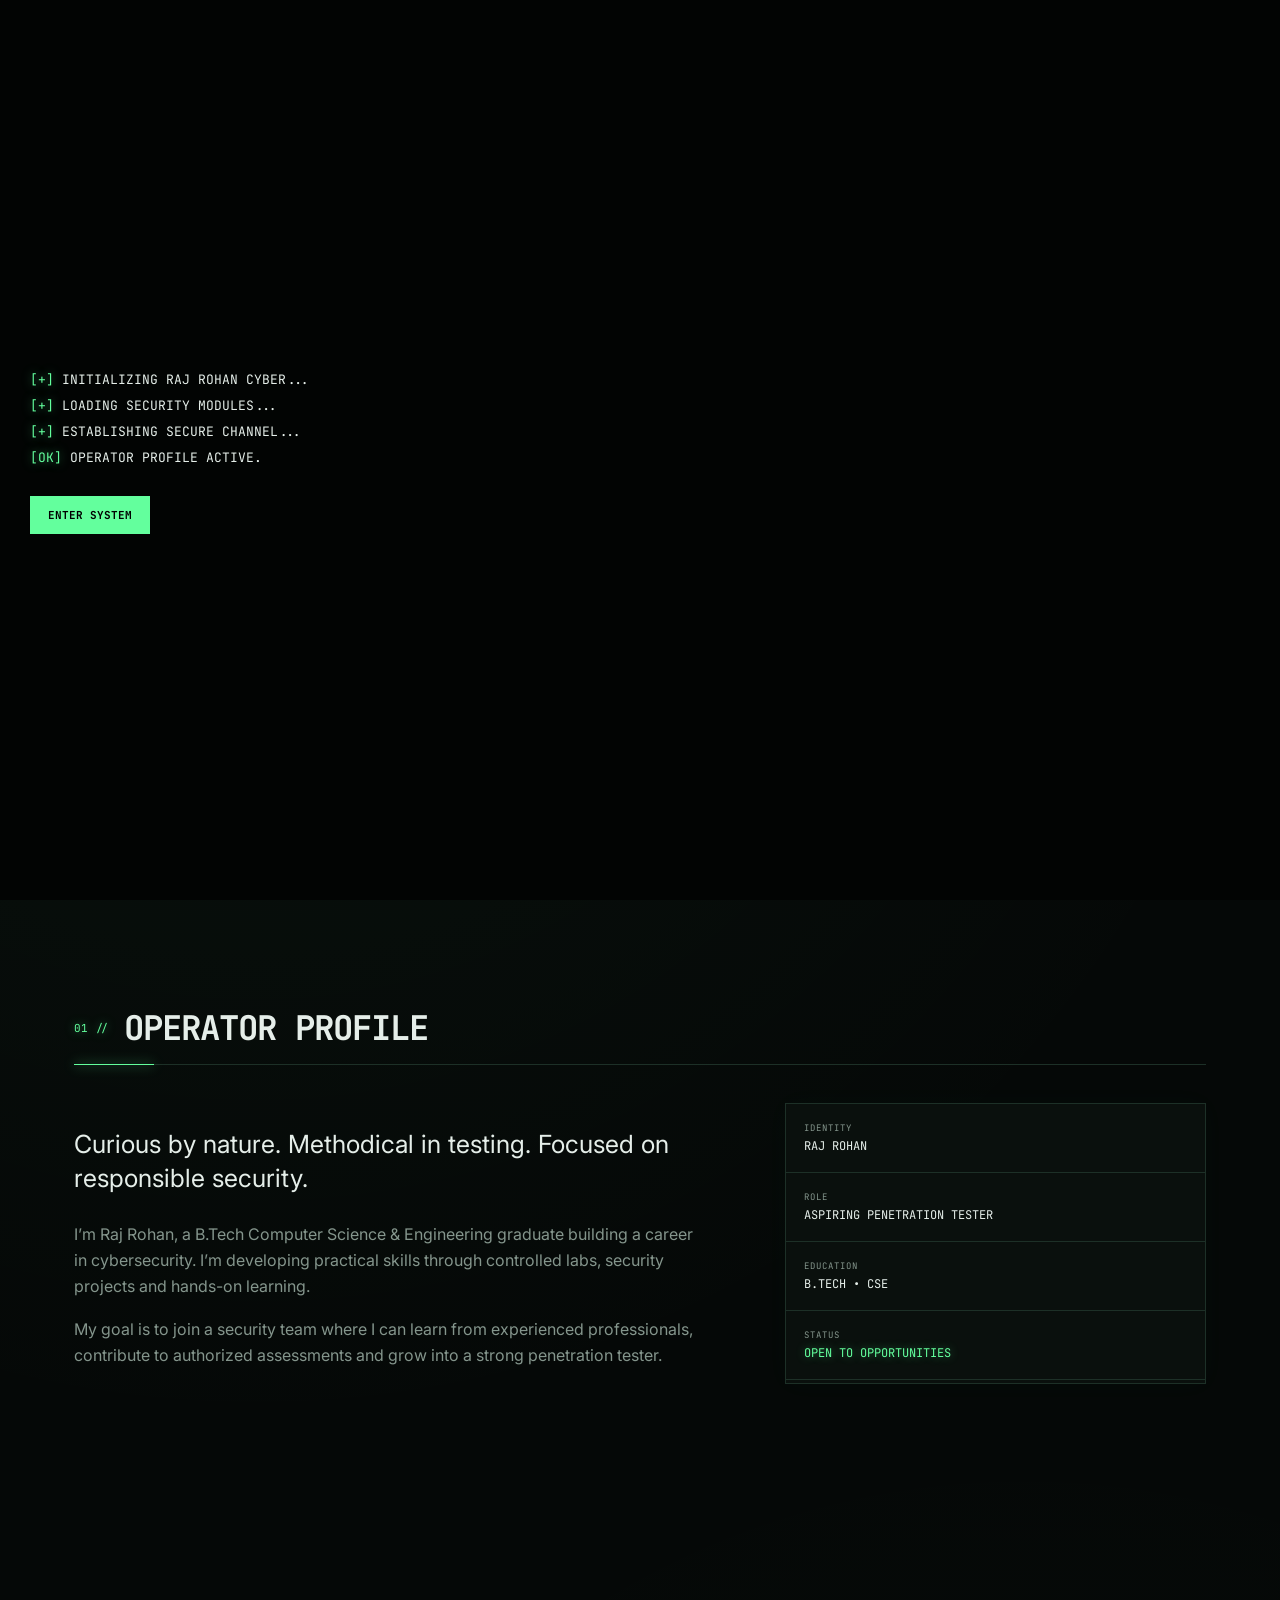
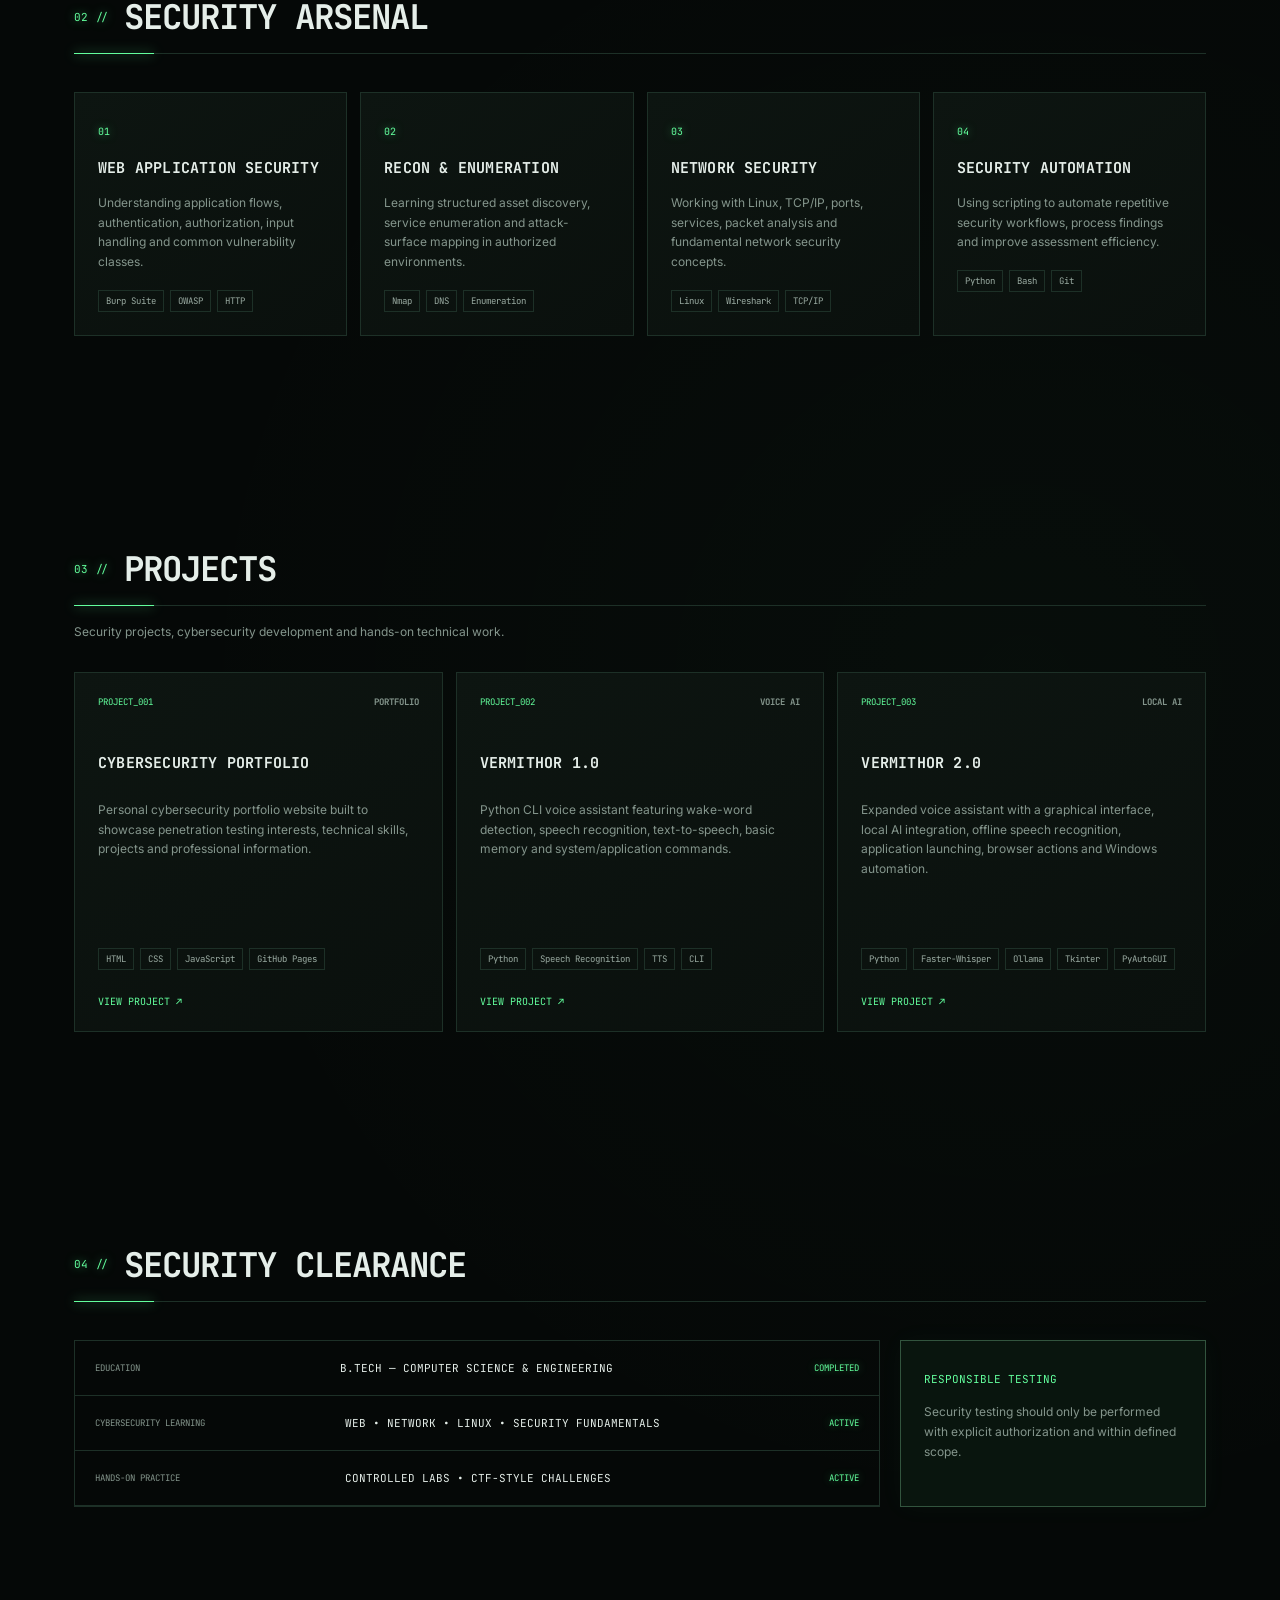
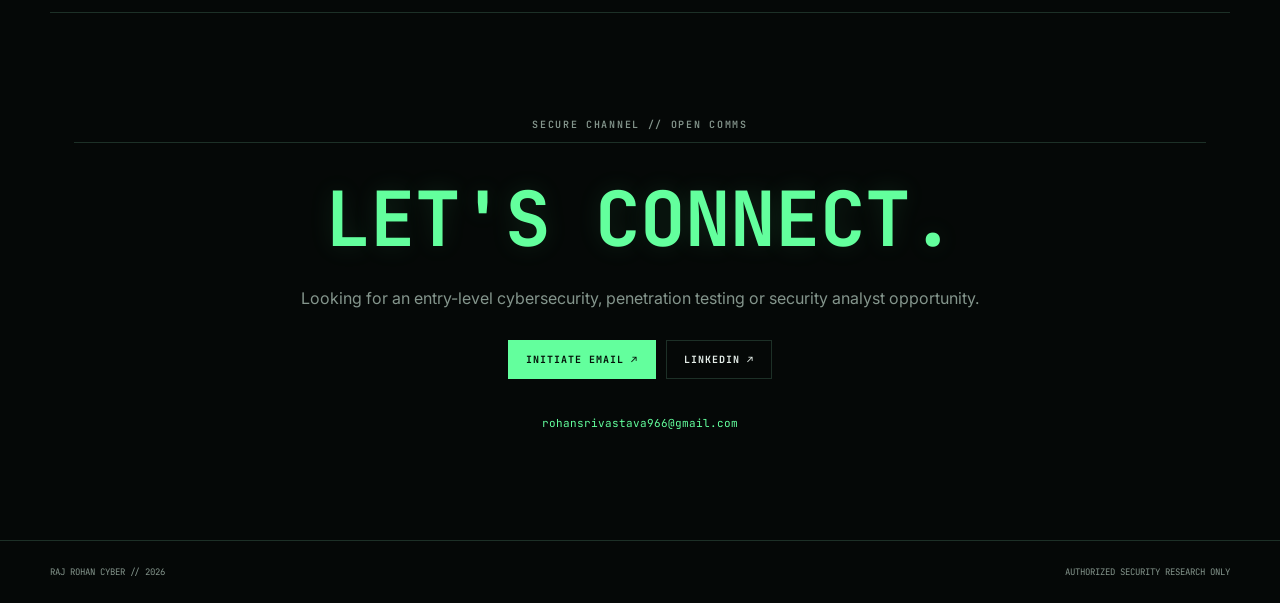
<file: index.html>
<!doctype html>
<html lang="en">
<head>
    <meta charset="utf-8">
    <meta name="viewport" content="width=device-width, initial-scale=1">

    <meta
        name="description"
        content="Raj Rohan Cyber — Cybersecurity and penetration testing portfolio"
    >

    <meta
        name="theme-color"
        content="#63ff9d"
    >

    <title>RAJ ROHAN CYBER // SECURITY OPERATIONS</title>

    <link rel="preconnect" href="https://fonts.googleapis.com">
    <link rel="preconnect" href="https://fonts.gstatic.com" crossorigin>

    <link
        href="https://fonts.googleapis.com/css2?family=Inter:wght@400;500;600;700;800&family=JetBrains+Mono:wght@400;500;600;700&display=swap"
        rel="stylesheet"
    >

    <link rel="stylesheet" href="style.css?v=20260904">

</head>

<body>

    <div class="scanlines"></div>

    <!-- BOOT SCREEN -->
    <div class="boot" id="boot">

        <div>
            <span class="accent">[+]</span>
            INITIALIZING RAJ ROHAN CYBER...
        </div>

        <div>
            <span class="accent">[+]</span>
            LOADING SECURITY MODULES...
        </div>

        <div>
            <span class="accent">[+]</span>
            ESTABLISHING SECURE CHANNEL...
        </div>

        <div>
            <span class="accent">[OK]</span>
            OPERATOR PROFILE ACTIVE.
        </div>

        <button id="enter">
            ENTER SYSTEM
        </button>

    </div>


    <!-- HEADER -->
    <header>

        <a class="brand" href="#home">
            <span>RR</span>
            RAJ ROHAN CYBER
        </a>

        <nav id="nav">

            <a href="#operator">
                Operator
            </a>

            <a href="#arsenal">
                Arsenal
            </a>

            <a href="#projects">
                Projects
            </a>

            <a href="#clearance">
                Clearance
            </a>

            <a href="#comms">
                Comms
            </a>

        </nav>

        <div class="header-actions">

            <button
                id="theme"
                title="Toggle display"
                aria-label="Toggle display theme"
            >
                ◐
            </button>

            <button
                id="menu"
                aria-label="Open navigation menu"
            >
                ☰
            </button>

        </div>

    </header>


    <main>

        <!-- HERO -->
        <section id="home" class="hero">

            <div class="hero-left">

                <div class="system">
                    SYSTEM // SECURITY OPERATIONS
                    <span>ONLINE</span>
                </div>

                <p class="kicker">
                    CYBERSECURITY • PENTESTING • COMPUTER SCIENCE
                </p>

                <h1>
                    Raj Rohan<br>
                    <span>Cybersecurity.</span>
                </h1>

                <p class="hero-text">
                    Aspiring penetration tester and Computer Science Engineer
                    focused on web application security, network security,
                    reconnaissance and security automation.
                </p>

                <div class="buttons">

                    <a
                        class="btn primary"
                        href="#projects"
                    >
                        VIEW PROJECTS ↗
                    </a>

                    <a
                        class="btn primary"
                        href="resume/Raj-Rohan-Cybersecurity-Resume.pdf"
                        target="_blank"
                        rel="noopener noreferrer"
                    >
                        VIEW RESUME ↗
                    </a>

                    <a
                        class="btn"
                        href="resume/Raj-Rohan-Cybersecurity-Resume.pdf"
                        download="Raj-Rohan-Cybersecurity-Resume.pdf"
                    >
                        DOWNLOAD RESUME ↗
                    </a>

                </div>

                <div class="links">

                    <a
                        href="https://github.com/RajRohan-Cyber"
                        target="_blank"
                        rel="noopener noreferrer"
                    >
                        GITHUB ↗
                    </a>

                    <a
                        href="https://www.linkedin.com/in/i-am-raj-rohan"
                        target="_blank"
                        rel="noopener noreferrer"
                    >
                        LINKEDIN ↗
                    </a>

                    <a
                        href="mailto:rohansrivastava966@gmail.com"
                    >
                        EMAIL ↗
                    </a>

                </div>

            </div>


            <!-- TERMINAL -->
            <div class="console">

                <div class="console-head">

                    <i></i>
                    <i></i>
                    <i></i>

                    <span>
                        secure-shell // raj@cyber
                    </span>

                </div>

                <div class="console-body">

                    <p>
                        <b>$</b>
                        whoami
                    </p>

                    <p class="out">
                        raj_rohan_cyber
                    </p>

                    <p>
                        <b>$</b>
                        cat objective.txt
                    </p>

                    <p class="out">
                        find weaknesses.<br>
                        understand impact.<br>
                        document remediation.
                    </p>

                    <p>
                        <b>$</b>
                        ./status
                    </p>

                    <p class="green">
                        [+] AUTHORIZED LABS / LEARNING / BUILDING
                    </p>

                    <p>
                        <b>$</b>
                        <span class="blink">_</span>
                    </p>

                </div>

            </div>

        </section>


        <!-- OPERATOR -->
        <section id="operator" class="section">

            <div class="section-title">

                <span>01 //</span>

                <h2>
                    OPERATOR PROFILE
                </h2>

            </div>


            <div class="operator-grid">

                <div>

                    <p class="lead">
                        Curious by nature. Methodical in testing.
                        Focused on responsible security.
                    </p>

                    <p>
                        I’m Raj Rohan, a B.Tech Computer Science &
                        Engineering graduate building a career in
                        cybersecurity. I’m developing practical skills
                        through controlled labs, security projects and
                        hands-on learning.
                    </p>

                    <p>
                        My goal is to join a security team where I can
                        learn from experienced professionals, contribute
                        to authorized assessments and grow into a strong
                        penetration tester.
                    </p>

                </div>


                <div class="readout">

                    <div>
                        <small>IDENTITY</small>
                        <strong>RAJ ROHAN</strong>
                    </div>

                    <div>
                        <small>ROLE</small>
                        <strong>
                            ASPIRING PENETRATION TESTER
                        </strong>
                    </div>

                    <div>
                        <small>EDUCATION</small>
                        <strong>
                            B.TECH • CSE
                        </strong>
                    </div>

                    <div>
                        <small>STATUS</small>
                        <strong class="green">
                            OPEN TO OPPORTUNITIES
                        </strong>
                    </div>

                </div>

            </div>

        </section>


        <!-- ARSENAL -->
        <section id="arsenal" class="section">

            <div class="section-title">

                <span>02 //</span>

                <h2>
                    SECURITY ARSENAL
                </h2>

            </div>


            <div class="arsenal-grid">

                <article>

                    <b class="num">01</b>

                    <h3>
                        WEB APPLICATION SECURITY
                    </h3>

                    <p>
                        Understanding application flows, authentication,
                        authorization, input handling and common
                        vulnerability classes.
                    </p>

                    <div class="chips">

                        <span>Burp Suite</span>
                        <span>OWASP</span>
                        <span>HTTP</span>

                    </div>

                </article>


                <article>

                    <b class="num">02</b>

                    <h3>
                        RECON & ENUMERATION
                    </h3>

                    <p>
                        Learning structured asset discovery, service
                        enumeration and attack-surface mapping in
                        authorized environments.
                    </p>

                    <div class="chips">

                        <span>Nmap</span>
                        <span>DNS</span>
                        <span>Enumeration</span>

                    </div>

                </article>


                <article>

                    <b class="num">03</b>

                    <h3>
                        NETWORK SECURITY
                    </h3>

                    <p>
                        Working with Linux, TCP/IP, ports, services,
                        packet analysis and fundamental network
                        security concepts.
                    </p>

                    <div class="chips">

                        <span>Linux</span>
                        <span>Wireshark</span>
                        <span>TCP/IP</span>

                    </div>

                </article>


                <article>

                    <b class="num">04</b>

                    <h3>
                        SECURITY AUTOMATION
                    </h3>

                    <p>
                        Using scripting to automate repetitive security
                        workflows, process findings and improve
                        assessment efficiency.
                    </p>

                    <div class="chips">

                        <span>Python</span>
                        <span>Bash</span>
                        <span>Git</span>

                    </div>

                </article>

            </div>

        </section>


        <!-- PROJECTS -->
        <section id="projects" class="section">

            <div class="section-title">

                <span>03 //</span>

                <h2>
                    PROJECTS
                </h2>

            </div>

            <p class="sub">
                Security projects, cybersecurity development and
                hands-on technical work.
            </p>


            <div class="projects">


                <!-- PROJECT 01 -->
                <article class="project-card">

                    <div class="project-top">

                        <span>
                            PROJECT_001
                        </span>

                        <b>
                            PORTFOLIO
                        </b>

                    </div>

                    <h3>
                        CYBERSECURITY PORTFOLIO
                    </h3>

                    <p>
                        Personal cybersecurity portfolio website built
                        to showcase penetration testing interests,
                        technical skills, projects and professional
                        information.
                    </p>

                    <div class="chips">

                        <span>HTML</span>
                        <span>CSS</span>
                        <span>JavaScript</span>
                        <span>GitHub Pages</span>

                    </div>

                    <a
                        href="https://github.com/RajRohan-Cyber/RajRohan-Cyber.github.io"
                        target="_blank"
                        rel="noopener noreferrer"
                    >
                        VIEW PROJECT ↗
                    </a>

                </article>


                <!-- PROJECT 02 -->
                <article class="project-card">

                    <div class="project-top">

                        <span>
                            PROJECT_002
                        </span>

                        <b>
                            VOICE AI
                        </b>

                    </div>

                    <h3>
                        VERMITHOR 1.0
                    </h3>

                    <p>
                        Python CLI voice assistant featuring wake-word
                        detection, speech recognition, text-to-speech,
                        basic memory and system/application commands.
                    </p>

                    <div class="chips">

                        <span>Python</span>
                        <span>Speech Recognition</span>
                        <span>TTS</span>
                        <span>CLI</span>

                    </div>

                    <a
                        href="https://github.com/RajRohan-Cyber/Vermithor-1.0"
                        target="_blank"
                        rel="noopener noreferrer"
                    >
                        VIEW PROJECT ↗
                    </a>

                </article>


                <!-- PROJECT 03 -->
                <article class="project-card">

                    <div class="project-top">

                        <span>
                            PROJECT_003
                        </span>

                        <b>
                            LOCAL AI
                        </b>

                    </div>

                    <h3>
                        VERMITHOR 2.0
                    </h3>

                    <p>
                        Expanded voice assistant with a graphical
                        interface, local AI integration, offline
                        speech recognition, application launching,
                        browser actions and Windows automation.
                    </p>

                    <div class="chips">

                        <span>Python</span>
                        <span>Faster-Whisper</span>
                        <span>Ollama</span>
                        <span>Tkinter</span>
                        <span>PyAutoGUI</span>

                    </div>

                    <a
                        href="https://github.com/RajRohan-Cyber/Vermithor-2.0"
                        target="_blank"
                        rel="noopener noreferrer"
                    >
                        VIEW PROJECT ↗
                    </a>

                </article>

            </div>

        </section>


        <!-- CLEARANCE -->
        <section id="clearance" class="section">

            <div class="section-title">

                <span>04 //</span>

                <h2>
                    SECURITY CLEARANCE
                </h2>

            </div>


            <div class="clearance-grid">

                <div class="clearance-main">

                    <div class="clearance-row">

                        <span>
                            EDUCATION
                        </span>

                        <strong>
                            B.TECH — COMPUTER SCIENCE & ENGINEERING
                        </strong>

                        <em>
                            COMPLETED
                        </em>

                    </div>


                    <div class="clearance-row">

                        <span>
                            CYBERSECURITY LEARNING
                        </span>

                        <strong>
                            WEB • NETWORK • LINUX • SECURITY FUNDAMENTALS
                        </strong>

                        <em>
                            ACTIVE
                        </em>

                    </div>


                    <div class="clearance-row">

                        <span>
                            HANDS-ON PRACTICE
                        </span>

                        <strong>
                            CONTROLLED LABS • CTF-STYLE CHALLENGES
                        </strong>

                        <em>
                            ACTIVE
                        </em>

                    </div>

                </div>


                <div class="notice">

                    <b>
                        RESPONSIBLE TESTING
                    </b>

                    <p>
                        Security testing should only be performed with
                        explicit authorization and within defined scope.
                    </p>

                </div>

            </div>

        </section>


        <!-- CONTACT -->
        <section id="comms" class="section comms">

            <div class="system">
                SECURE CHANNEL // OPEN COMMS
            </div>

            <h2>
                LET'S CONNECT.
            </h2>

            <p>
                Looking for an entry-level cybersecurity,
                penetration testing or security analyst opportunity.
            </p>


            <div class="buttons">

                <a
                    class="btn primary"
                    href="mailto:rohansrivastava966@gmail.com?subject=Cybersecurity%20Opportunity%20for%20Raj%20Rohan"
                >
                    INITIATE EMAIL ↗
                </a>

                <a
                    class="btn"
                    href="https://www.linkedin.com/in/i-am-raj-rohan"
                    target="_blank"
                    rel="noopener noreferrer"
                >
                    LINKEDIN ↗
                </a>

            </div>


            <a
                class="email"
                href="mailto:rohansrivastava966@gmail.com"
            >
                rohansrivastava966@gmail.com
            </a>

        </section>

    </main>


    <footer>

        <span>
            RAJ ROHAN CYBER // 2026
        </span>

        <span>
            AUTHORIZED SECURITY RESEARCH ONLY
        </span>

    </footer>


    <script src="script.js?v=20260904"></script>

</body>
</html>
</file>
<file: style.css>
:root {
    --bg: #050807;
    --panel: #0a100d;
    --panel2: #0d1511;

    --text: #e5eee9;
    --muted: #84958c;

    --line: #1d3027;

    --accent: #63ff9d;
    --accent-bright: #8affb7;
    --accent-dark: #16c965;

    --dim: #183b28;

    --green-glow:
        0 0 10px rgba(99, 255, 157, 0.25),
        0 0 25px rgba(99, 255, 157, 0.12);
}


/* ================================
   RESET
================================ */

* {
    box-sizing: border-box;
}

html {
    scroll-behavior: smooth;
    scroll-padding-top: 90px;
}

body {
    margin: 0;

    background:
        radial-gradient(
            circle at 20% 10%,
            rgba(99, 255, 157, 0.045),
            transparent 30%
        ),
        radial-gradient(
            circle at 80% 60%,
            rgba(99, 255, 157, 0.025),
            transparent 35%
        ),
        var(--bg);

    color: var(--text);

    font-family:
        Inter,
        system-ui,
        sans-serif;

    line-height: 1.65;

    overflow-x: hidden;
}


/* ================================
   GRID BACKGROUND
================================ */

body::before {
    content: "";

    position: fixed;

    inset: 0;

    pointer-events: none;

    background:
        linear-gradient(
            rgba(99, 255, 157, 0.035) 1px,
            transparent 1px
        ),
        linear-gradient(
            90deg,
            rgba(99, 255, 157, 0.035) 1px,
            transparent 1px
        );

    background-size: 44px 44px;

    z-index: -3;

    animation:
        gridMove 18s linear infinite;
}


@keyframes gridMove {

    from {
        background-position: 0 0, 0 0;
    }

    to {
        background-position: 44px 44px, 44px 44px;
    }
}


/* ================================
   SCANLINES
================================ */

.scanlines {
    position: fixed;

    inset: 0;

    pointer-events: none;

    z-index: 50;

    background:
        repeating-linear-gradient(
            0deg,
            transparent 0,
            transparent 3px,
            rgba(255, 255, 255, 0.012) 4px
        );
}


/* ================================
   LINKS
================================ */

a {
    color: inherit;

    text-decoration: none;
}


/* ================================
   HEADER
================================ */

header {
    position: sticky;

    top: 0;

    z-index: 40;

    height: 72px;

    display: flex;

    align-items: center;

    justify-content: space-between;

    padding:
        0
        max(24px, calc((100% - 1180px) / 2));

    background:
        rgba(5, 8, 7, 0.88);

    backdrop-filter: blur(14px);

    border-bottom:
        1px solid var(--line);

    box-shadow:
        0 0 25px rgba(99, 255, 157, 0.035);
}


.brand {
    font:
        700 13px "JetBrains Mono";

    letter-spacing: 0.4px;

    transition:
        color 0.25s ease,
        text-shadow 0.25s ease;
}


.brand:hover {
    color: var(--accent);

    text-shadow:
        0 0 12px rgba(99, 255, 157, 0.5);
}


.brand span {
    display: inline-grid;

    place-items: center;

    width: 30px;
    height: 30px;

    margin-right: 9px;

    border:
        1px solid var(--accent);

    color: var(--accent);

    box-shadow:
        0 0 10px rgba(99, 255, 157, 0.18);

    transition:
        box-shadow 0.25s ease,
        background 0.25s ease;
}


.brand:hover span {
    background:
        rgba(99, 255, 157, 0.08);

    box-shadow:
        0 0 18px rgba(99, 255, 157, 0.4);
}


/* ================================
   NAV
================================ */

nav {
    display: flex;

    gap: 27px;
}


nav a,
.links a {
    position: relative;

    font:
        600 10px "JetBrains Mono";

    color: var(--muted);

    letter-spacing: 1px;

    transition:
        color 0.2s ease,
        text-shadow 0.2s ease;
}


nav a::after,
.links a::after {
    content: "";

    position: absolute;

    left: 0;

    bottom: -7px;

    width: 0;

    height: 1px;

    background: var(--accent);

    box-shadow:
        0 0 8px var(--accent);

    transition:
        width 0.25s ease;
}


nav a:hover,
.links a:hover {
    color: var(--accent);

    text-shadow:
        0 0 10px rgba(99, 255, 157, 0.45);
}


nav a:hover::after,
.links a:hover::after {
    width: 100%;
}


/* ================================
   HEADER BUTTONS
================================ */

.header-actions {
    display: flex;

    gap: 8px;

    align-items: center;
}


header button {
    background: none;

    border:
        1px solid var(--line);

    color: var(--accent);

    width: 34px;

    height: 34px;

    cursor: pointer;

    transition:
        border-color 0.2s ease,
        background 0.2s ease,
        box-shadow 0.2s ease;
}


header button:hover {
    border-color: var(--accent);

    background:
        rgba(99, 255, 157, 0.07);

    box-shadow:
        0 0 14px rgba(99, 255, 157, 0.22);
}


#menu {
    display: none;
}


/* ================================
   COMMON
================================ */

.hero,
.section {
    max-width: 1180px;

    margin: auto;
}


/* ================================
   HERO
================================ */

.hero {
    min-height:
        calc(100vh - 72px);

    padding:
        95px 24px 80px;

    display: grid;

    grid-template-columns:
        1.1fr 0.9fr;

    gap: 65px;

    align-items: center;
}


.system {
    font:
        600 10px "JetBrains Mono";

    letter-spacing: 1.7px;

    color: var(--muted);

    border-bottom:
        1px solid var(--line);

    padding-bottom: 11px;
}


.system span {
    float: right;

    color: var(--accent);

    text-shadow:
        0 0 10px rgba(99, 255, 157, 0.6);

    animation:
        statusPulse 2s ease-in-out infinite;
}


@keyframes statusPulse {

    0%,
    100% {
        opacity: 0.65;
    }

    50% {
        opacity: 1;
        text-shadow:
            0 0 18px rgba(99, 255, 157, 0.8);
    }
}


.kicker {
    font:
        600 11px "JetBrains Mono";

    letter-spacing: 2px;

    color: var(--accent);

    margin-top: 28px;

    text-shadow:
        0 0 12px rgba(99, 255, 157, 0.3);
}


h1 {
    font-size:
        clamp(58px, 8vw, 100px);

    line-height: 0.95;

    letter-spacing: -6px;

    margin:
        14px 0 25px;

    animation:
        titleIn 0.9s ease both;
}


@keyframes titleIn {

    from {
        opacity: 0;
        transform: translateY(20px);
    }

    to {
        opacity: 1;
        transform: translateY(0);
    }
}


h1 span {
    color: var(--accent);

    text-shadow:
        0 0 18px rgba(99, 255, 157, 0.18);
}


.hero-text {
    font-size: 17px;

    color: var(--muted);

    max-width: 670px;
}


/* ================================
   BUTTONS
================================ */

.buttons {
    display: flex;

    gap: 10px;

    margin: 29px 0;

    flex-wrap: wrap;
}


.btn {
    display: inline-block;

    border:
        1px solid var(--line);

    padding:
        12px 17px;

    font:
        700 10px "JetBrains Mono";

    letter-spacing: 1px;

    transition:
        all 0.25s ease;
}


.btn.primary {
    background: var(--accent);

    color: #031008;

    border-color: var(--accent);

    box-shadow:
        0 0 0 rgba(99, 255, 157, 0);
}


.btn.primary:hover {
    background:
        var(--accent-bright);

    border-color:
        var(--accent-bright);

    transform:
        translateY(-3px);

    box-shadow:
        0 0 20px rgba(99, 255, 157, 0.45),
        0 0 40px rgba(99, 255, 157, 0.12);
}


.btn:not(.primary):hover {
    border-color:
        var(--accent);

    color:
        var(--accent);

    background:
        rgba(99, 255, 157, 0.06);

    transform:
        translateY(-3px);

    box-shadow:
        0 0 18px rgba(99, 255, 157, 0.16);
}


/* ================================
   SOCIAL LINKS
================================ */

.links {
    display: flex;

    gap: 24px;

    flex-wrap: wrap;
}


/* ================================
   CONSOLE
================================ */

.console {
    border:
        1px solid var(--accent);

    background: #020403;

    box-shadow:
        0 30px 90px #000,
        0 0 35px rgba(99, 255, 157, 0.08);

    border-radius: 8px;

    overflow: hidden;

    animation:
        consoleFloat 5s ease-in-out infinite;

    position: relative;
}


.console::before {
    content: "";

    position: absolute;

    inset: 0;

    pointer-events: none;

    background:
        linear-gradient(
            120deg,
            transparent 0%,
            rgba(99, 255, 157, 0.04) 50%,
            transparent 100%
        );

    transform:
        translateX(-100%);

    animation:
        consoleSweep 5s linear infinite;
}


@keyframes consoleFloat {

    0%,
    100% {
        transform: translateY(0);
    }

    50% {
        transform: translateY(-6px);
    }
}


@keyframes consoleSweep {

    0% {
        transform: translateX(-100%);
    }

    100% {
        transform: translateX(100%);
    }
}


.console-head {
    height: 40px;

    display: flex;

    align-items: center;

    gap: 6px;

    padding:
        0 13px;

    border-bottom:
        1px solid var(--line);

    background:
        #09100c;
}


.console-head i {
    width: 8px;

    height: 8px;

    background:
        #3b4b42;

    border-radius: 50%;
}


.console-head i:first-child {
    background: #ff5f56;
}


.console-head i:nth-child(2) {
    background: #ffbd2e;
}


.console-head i:nth-child(3) {
    background: var(--accent);

    box-shadow:
        0 0 8px rgba(99, 255, 157, 0.8);
}


.console-head span {
    font:
        10px "JetBrains Mono";

    color:
        #687a70;

    margin-left: auto;
}


.console-body {
    min-height: 330px;

    padding: 28px;

    font:
        12px/2 "JetBrains Mono";

    color:
        #c6d2cc;
}


.console-body b {
    color:
        var(--accent);

    text-shadow:
        0 0 8px rgba(99, 255, 157, 0.5);
}


.out {
    padding-left: 18px;

    color:
        #7e9388;
}


.green {
    color:
        var(--accent) !important;

    text-shadow:
        0 0 10px rgba(99, 255, 157, 0.45);
}


.blink {
    animation:
        blink 1s infinite;

    color:
        var(--accent);

    text-shadow:
        0 0 12px var(--accent);
}


@keyframes blink {

    50% {
        opacity: 0;
    }
}


/* ================================
   SECTIONS
================================ */

.section {
    padding:
        105px 24px;
}


.section-title {
    display: flex;

    gap: 15px;

    align-items: center;

    margin-bottom: 38px;

    border-bottom:
        1px solid var(--line);

    padding-bottom: 14px;

    position: relative;
}


.section-title::after {
    content: "";

    position: absolute;

    left: 0;

    bottom: -1px;

    width: 80px;

    height: 1px;

    background:
        var(--accent);

    box-shadow:
        0 0 12px var(--accent);

    animation:
        sectionLine 3s ease-in-out infinite;
}


@keyframes sectionLine {

    0%,
    100% {
        width: 55px;
    }

    50% {
        width: 130px;
    }
}


.section-title span {
    font:
        11px "JetBrains Mono";

    color:
        var(--accent);

    text-shadow:
        0 0 10px rgba(99, 255, 157, 0.5);
}


h2 {
    font:
        700 34px "JetBrains Mono";

    letter-spacing:
        -1px;

    margin:
        0;
}


/* ================================
   OPERATOR
================================ */

.operator-grid {
    display: grid;

    grid-template-columns:
        1.2fr 0.8fr;

    gap: 80px;
}


.lead {
    font-size: 25px;

    line-height: 1.35;
}


.operator-grid p:not(.lead) {
    color:
        var(--muted);

    max-width:
        700px;
}


.readout {
    border:
        1px solid var(--line);

    background:
        var(--panel);

    box-shadow:
        0 0 25px rgba(99, 255, 157, 0.025);
}


.readout div {
    padding: 18px;

    border-bottom:
        1px solid var(--line);

    display: grid;

    gap: 4px;

    transition:
        background 0.25s ease,
        padding-left 0.25s ease;
}


.readout div:hover {
    background:
        rgba(99, 255, 157, 0.035);

    padding-left: 23px;
}


.readout small {
    font:
        9px "JetBrains Mono";

    color:
        var(--muted);

    letter-spacing:
        1px;
}


.readout strong {
    font:
        12px "JetBrains Mono";
}


/* ================================
   ARSENAL
================================ */

.arsenal-grid {
    display: grid;

    grid-template-columns:
        repeat(4, 1fr);

    gap: 13px;
}


.arsenal-grid article,
.project-card {
    border:
        1px solid var(--line);

    background:
        linear-gradient(
            145deg,
            var(--panel2),
            var(--panel)
        );

    padding:
        23px;

    transition:
        0.3s ease;

    position: relative;

    overflow: hidden;
}


.arsenal-grid article::before,
.project-card::before {
    content: "";

    position: absolute;

    left: 0;

    top: 0;

    width: 100%;

    height: 1px;

    background:
        linear-gradient(
            90deg,
            transparent,
            var(--accent),
            transparent
        );

    opacity: 0;

    transform:
        translateX(-100%);

    transition:
        opacity 0.3s ease;
}


.arsenal-grid article:hover::before,
.project-card:hover::before {
    opacity: 1;

    animation:
        cardScan 1.2s linear;
}


@keyframes cardScan {

    from {
        transform:
            translateX(-100%);
    }

    to {
        transform:
            translateX(100%);
    }
}


.arsenal-grid article:hover,
.project-card:hover {
    border-color:
        var(--accent);

    transform:
        translateY(-6px);

    box-shadow:
        0 12px 35px rgba(0, 0, 0, 0.35),
        0 0 20px rgba(99, 255, 157, 0.07);
}


.num {
    font:
        10px "JetBrains Mono";

    color:
        var(--accent);

    text-shadow:
        0 0 8px rgba(99, 255, 157, 0.5);
}


h3 {
    font:
        700 15px "JetBrains Mono";

    letter-spacing:
        0.2px;
}


.arsenal-grid p,
.project-card p,
.sub {
    font-size:
        12px;

    color:
        var(--muted);
}


/* ================================
   CHIPS
================================ */

.chips {
    display: flex;

    gap: 6px;

    flex-wrap: wrap;

    margin-top: 18px;
}


.chips span {
    border:
        1px solid var(--line);

    padding:
        4px 7px;

    font:
        9px "JetBrains Mono";

    color:
        #9aaba2;

    transition:
        border-color 0.2s ease,
        color 0.2s ease,
        background 0.2s ease;
}


article:hover .chips span {
    border-color:
        rgba(99, 255, 157, 0.35);

    color:
        var(--accent);

    background:
        rgba(99, 255, 157, 0.035);
}


/* ================================
   PROJECTS
================================ */

.sub {
    margin-top:
        -22px;

    margin-bottom:
        30px;
}


.projects {
    display: grid;

    grid-template-columns:
        repeat(3, 1fr);

    gap: 13px;
}


.project-card {
    min-height:
        360px;

    display: flex;

    flex-direction: column;
}


.project-top {
    display: flex;

    justify-content: space-between;

    font:
        9px "JetBrains Mono";

    color:
        var(--accent);
}


.project-top b {
    color:
        var(--muted);
}


.project-card h3 {
    margin-top:
        45px;
}


.project-card p {
    flex-grow: 1;
}


.project-card > a {
    display: block;

    margin-top:
        25px;

    color:
        var(--accent);

    font:
        10px "JetBrains Mono";

    transition:
        transform 0.2s ease,
        text-shadow 0.2s ease;
}


.project-card > a:hover {
    transform:
        translateX(5px);

    text-shadow:
        0 0 12px rgba(99, 255, 157, 0.55);
}


/* ================================
   CLEARANCE
================================ */

.clearance-grid {
    display: grid;

    grid-template-columns:
        1fr 0.38fr;

    gap: 20px;
}


.clearance-main {
    border:
        1px solid var(--line);
}


.clearance-row {
    display: grid;

    grid-template-columns:
        1fr 2fr auto;

    gap: 15px;

    padding:
        20px;

    border-bottom:
        1px solid var(--line);

    align-items:
        center;

    transition:
        background 0.2s ease;
}


.clearance-row:hover {
    background:
        rgba(99, 255, 157, 0.025);
}


.clearance-row span,
.clearance-row em {
    font:
        9px "JetBrains Mono";

    color:
        var(--muted);

    font-style:
        normal;
}


.clearance-row strong {
    font:
        11px "JetBrains Mono";
}


.clearance-row em {
    color:
        var(--accent);

    text-shadow:
        0 0 8px rgba(99, 255, 157, 0.45);
}


.notice {
    border:
        1px solid #32543e;

    background:
        #09150e;

    padding:
        23px;

    box-shadow:
        0 0 25px rgba(99, 255, 157, 0.035);
}


.notice b {
    font:
        11px "JetBrains Mono";

    color:
        var(--accent);
}


.notice p {
    font-size:
        12px;

    color:
        var(--muted);
}


/* ================================
   COMMS
================================ */

.comms {
    border-top:
        1px solid var(--line);

    text-align:
        center;
}


.comms h2 {
    font-size:
        clamp(40px, 7vw, 76px);

    margin:
        25px 0 5px;

    color:
        var(--accent);

    text-shadow:
        0 0 25px rgba(99, 255, 157, 0.12);
}


.comms > p:not(.email) {
    color:
        var(--muted);
}


.comms .buttons {
    justify-content:
        center;
}


.email {
    display:
        inline-block;

    font:
        11px "JetBrains Mono";

    color:
        var(--accent);

    transition:
        text-shadow 0.2s ease,
        transform 0.2s ease;
}


.email:hover {
    text-shadow:
        0 0 14px rgba(99, 255, 157, 0.65);

    transform:
        translateY(-1px);
}


/* ================================
   FOOTER
================================ */

footer {
    border-top:
        1px solid var(--line);

    padding:
        25px
        max(24px, calc((100% - 1180px) / 2));

    display:
        flex;

    justify-content:
        space-between;

    color:
        var(--muted);

    font:
        9px "JetBrains Mono";
}


/* ================================
   BOOT SCREEN
================================ */

.boot {
    position:
        fixed;

    inset:
        0;

    background:
        #020403;

    z-index:
        100;

    display:
        grid;

    align-content:
        center;

    padding:
        30px;

    font:
        13px/2 "JetBrains Mono";

    transition:
        opacity 0.6s ease;
}


.boot.hide {
    opacity:
        0;

    pointer-events:
        none;
}


.boot button {
    margin-top:
        25px;

    width:
        max-content;

    padding:
        12px 18px;

    background:
        var(--accent);

    border:
        0;

    font:
        700 11px "JetBrains Mono";

    cursor:
        pointer;

    transition:
        all 0.25s ease;
}


.boot button:hover {
    background:
        var(--accent-bright);

    box-shadow:
        0 0 22px rgba(99, 255, 157, 0.45);

    transform:
        translateY(-2px);
}


.accent {
    color:
        var(--accent);

    text-shadow:
        0 0 10px rgba(99, 255, 157, 0.55);
}


/* ================================
   LIGHT MODE
================================ */

body.light {
    --bg: #eef5f0;
    --panel: #f8fcf9;
    --panel2: #ffffff;

    --text: #102017;
    --muted: #5b7063;

    --line: #cfded5;

    --accent: #008d48;
    --accent-bright: #00aa59;
    --accent-dark: #006b36;
}


body.light header {
    background:
        rgba(238, 245, 240, 0.9);
}


body.light .console {
    background:
        #07100b;

    color:
        #dceee2;
}


/* ================================
   MOBILE
================================ */

@media (max-width: 850px) {

    nav {
        display:
            none;

        position:
            absolute;

        top:
            72px;

        left:
            0;

        right:
            0;

        padding:
            20px;

        background:
            var(--bg);

        flex-direction:
            column;

        gap:
            18px;

        border-bottom:
            1px solid var(--line);

        box-shadow:
            0 15px 30px rgba(0, 0, 0, 0.25);
    }


    nav.open {
        display:
            flex;
    }


    #menu {
        display:
            block;
    }


    .hero {
        grid-template-columns:
            1fr;

        padding-top:
            70px;
    }


    .operator-grid,
    .clearance-grid {
        grid-template-columns:
            1fr;
    }


    .arsenal-grid {
        grid-template-columns:
            1fr 1fr;
    }


    .projects {
        grid-template-columns:
            1fr;
    }


    .clearance-row {
        grid-template-columns:
            1fr;
    }


    .section {
        padding:
            75px 20px;
    }

}


@media (max-width: 550px) {

    h1 {
        font-size:
            56px;

        letter-spacing:
            -4px;
    }


    .arsenal-grid {
        grid-template-columns:
            1fr;
    }


    .buttons {
        flex-direction:
            column;
    }


    .btn {
        text-align:
            center;
    }


    .links {
        flex-wrap:
            wrap;
    }


    footer {
        flex-direction:
            column;

        gap:
            8px;
    }

}
</file>
